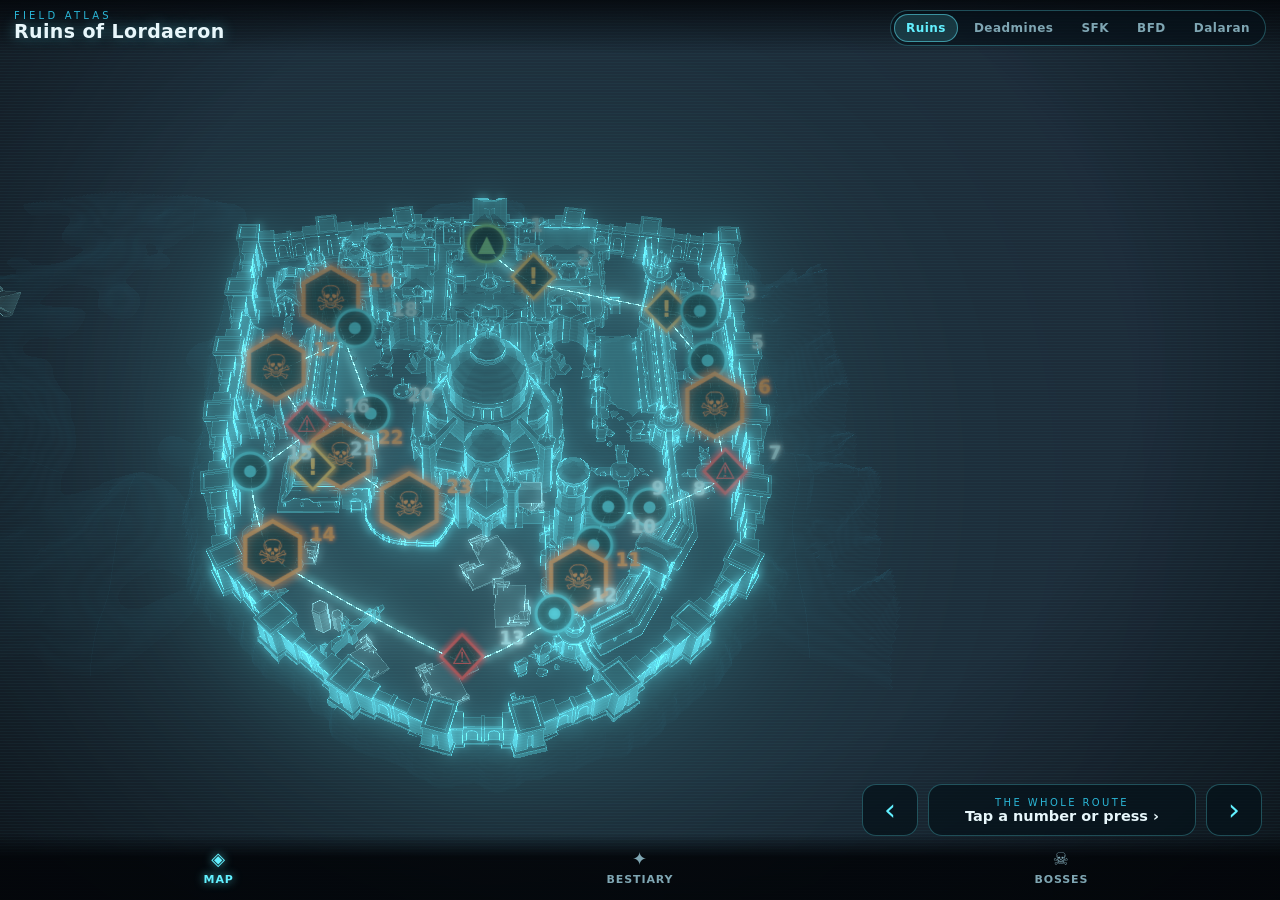
<file: index.html>
<!doctype html>
<html lang="en">
<head>
<meta charset="utf-8">
<meta name="viewport" content="width=device-width, initial-scale=1, viewport-fit=cover, user-scalable=no">
<meta name="robots" content="noindex, nofollow">
<meta name="theme-color" content="#04070c">
<meta name="apple-mobile-web-app-capable" content="yes">
<meta name="apple-mobile-web-app-status-bar-style" content="black-translucent">
<title>Ruins of Lordaeron · Atlas</title>
<link rel="stylesheet" href="style.css">
</head>
<body>
<canvas id="stage"></canvas>
<div id="scan"></div>

<header id="top">
  <div id="title"><span class="kicker">Field Atlas</span><span id="dname">Ruins of Lordaeron</span></div>
  <div id="parts" class="seg" role="tablist"></div>
  <nav id="dsel" class="seg hidden" aria-label="Dungeon"></nav>
</header>

<section id="v-map" class="view">
  <div id="stopcard" class="sheet hidden"></div>
  <nav id="walk">
    <button id="prev" aria-label="Previous stop">&#x2039;</button>
    <div id="walkmeta"><span id="stopn"></span><span id="stopname"></span></div>
    <button id="next" aria-label="Next stop">&#x203A;</button>
  </nav>
</section>

<section id="v-beasts" class="view hidden">
  <div id="grid"></div>
  <div id="beast" class="hidden">
    <button class="back" data-back="beasts">&#x2039; Bestiary</button>
    <div id="clipbar" class="seg"></div>
    <div id="beastcard" class="sheet"></div>
  </div>
</section>

<section id="v-bosses" class="view hidden">
  <div id="bosslist"></div>
  <div id="boss" class="hidden">
    <button class="back" data-back="bosses">&#x2039; Bosses</button>
    <div id="bosscard" class="sheet"></div>
  </div>
</section>

<nav id="tabs">
  <button data-view="map" class="on"><i>&#x25C8;</i>Map</button>
  <button data-view="beasts"><i>&#x2726;</i>Bestiary</button>
  <button data-view="bosses"><i>&#x2620;</i>Bosses</button>
</nav>
<div id="loading"><div class="ring"></div><span>Projecting</span></div>
<script type="module" src="app.js"></script>
</body>
</html>
</file>
<file: style.css>
:root{
  --bg:#03060a; --holo:#62f0ff; --holo2:#2bb6d6; --dim:#7fa6b3; --ink:#e8f7fb; --boss:#ffb54a; --danger:#ff5a5a;
  --quest:#ffe066; --glass:rgba(6,18,26,.78); --line:rgba(98,240,255,.28);
  --safe-b:env(safe-area-inset-bottom,0px); --safe-t:env(safe-area-inset-top,0px);
  --ff: -apple-system, system-ui, "SF Pro Text", "Segoe UI", Roboto, "Helvetica Neue", Arial, sans-serif; font-family: var(--ff);
}
*{box-sizing:border-box;-webkit-tap-highlight-color:transparent}
html,body{margin:0;height:100%;background:var(--bg);color:var(--ink);overflow:hidden;overscroll-behavior:none}
#stage{position:fixed;inset:0;width:100vw;height:100vh;display:block;touch-action:none}
#scan{position:fixed;inset:0;pointer-events:none;background:
  repeating-linear-gradient(0deg,rgba(98,240,255,.035) 0 1px,transparent 1px 3px),
  radial-gradient(ellipse at 50% 40%,transparent 55%,rgba(0,0,0,.55));z-index:1}
.hidden{display:none!important}
header#top{position:fixed;top:0;left:0;right:0;padding:calc(var(--safe-t) + 10px) 14px 8px;display:flex;justify-content:space-between;align-items:flex-start;z-index:5;pointer-events:none;
  background:linear-gradient(rgba(3,6,10,.85),transparent)}
#title{display:flex;flex-direction:column;line-height:1.1}
.kicker{font-size:10px;letter-spacing:.32em;text-transform:uppercase;color:var(--holo2)}
#dname{font-size:19px;font-weight:650;letter-spacing:.02em;text-shadow:0 0 14px rgba(98,240,255,.45)}
.seg{display:flex;gap:4px;pointer-events:auto;background:rgba(6,18,26,.6);border:1px solid var(--line);border-radius:999px;padding:3px}
.seg button{border:0;background:transparent;color:var(--dim);font:600 12px/1 var(--ff);padding:8px 12px;border-radius:999px;letter-spacing:.04em}
.seg button.on{background:rgba(98,240,255,.16);color:var(--holo);box-shadow:inset 0 0 0 1px rgba(98,240,255,.5)}
.view{position:fixed;inset:0;z-index:3;pointer-events:none}
.view > *{pointer-events:auto}
#tabs{position:fixed;left:0;right:0;bottom:0;z-index:6;display:flex;justify-content:space-around;
  padding:6px 8px calc(var(--safe-b) + 6px);background:linear-gradient(transparent,rgba(3,6,10,.92) 35%);}
#tabs button{flex:1;border:0;background:none;color:var(--dim);font:600 11px/1.2 var(--ff);letter-spacing:.08em;text-transform:uppercase;padding:8px 0;display:flex;flex-direction:column;align-items:center;gap:3px}
#tabs button i{font-style:normal;font-size:18px}
#tabs button.on{color:var(--holo);text-shadow:0 0 10px rgba(98,240,255,.7)}
.sheet{position:fixed;left:10px;right:10px;background:var(--glass);border:1px solid var(--line);border-radius:16px;
  backdrop-filter:blur(10px);-webkit-backdrop-filter:blur(10px);padding:14px 16px;box-shadow:0 0 30px rgba(98,240,255,.08), inset 0 0 22px rgba(98,240,255,.05)}
#stopcard{bottom:calc(var(--safe-b) + 128px);max-height:42vh;overflow:auto}
.sheet h2{margin:0 0 2px;font-size:18px;letter-spacing:.01em}
.sheet .tag{display:inline-block;font-size:10px;letter-spacing:.2em;text-transform:uppercase;color:var(--holo2);margin-bottom:6px}
.sheet .tag.boss{color:var(--boss)} .sheet .tag.quest{color:var(--quest)} .sheet .tag.hazard{color:var(--danger)}
.sheet p{margin:6px 0;font-size:14.5px;line-height:1.45;color:#d4eaf0}
.say{margin:8px 0 2px;padding:8px 10px;border-left:2px solid var(--boss);background:rgba(255,181,74,.08);border-radius:0 8px 8px 0;font-size:14px}
.say b{display:block;font-size:10px;letter-spacing:.2em;color:var(--boss);text-transform:uppercase;margin-bottom:2px}
.role{font-size:10px;letter-spacing:.2em;text-transform:uppercase;color:var(--holo);margin-top:8px}
.chips{display:flex;flex-wrap:wrap;gap:6px;margin-top:8px}
.chip{border:1px solid var(--line);background:rgba(98,240,255,.06);color:var(--ink);font:600 12.5px/1 var(--ff);padding:7px 10px;border-radius:999px}
.chip.boss{border-color:rgba(255,181,74,.6);color:var(--boss)}
#walk{position:fixed;left:10px;right:10px;bottom:calc(var(--safe-b) + 64px);display:flex;align-items:center;gap:10px}
#walk button{width:56px;height:52px;border-radius:14px;border:1px solid var(--line);background:var(--glass);color:var(--holo);font-size:30px;line-height:1}
#walk button:active{background:rgba(98,240,255,.2)}
#walkmeta{flex:1;display:flex;flex-direction:column;align-items:center;text-align:center;background:var(--glass);border:1px solid var(--line);border-radius:14px;padding:7px 8px;min-height:52px;justify-content:center}
#stopn{font-size:10px;letter-spacing:.24em;color:var(--holo2);text-transform:uppercase}
#stopname{font-size:14.5px;font-weight:600}
#grid{position:fixed;top:calc(var(--safe-t) + 64px);bottom:calc(var(--safe-b) + 62px);left:0;right:0;overflow:auto;padding:6px 10px 20px;
  display:grid;grid-template-columns:repeat(auto-fill,minmax(104px,1fr));gap:8px;background:rgba(3,6,10,.72)}
.gsec{grid-column:1/-1;font-size:10px;letter-spacing:.28em;text-transform:uppercase;color:var(--holo2);margin:10px 2px 0}
.cell{border:1px solid var(--line);border-radius:12px;background:radial-gradient(circle at 50% 35%,rgba(98,240,255,.14),rgba(6,18,26,.9) 70%);padding:4px 4px 8px;text-align:center;color:var(--ink)}
.cell img{width:100%;aspect-ratio:1;object-fit:contain;display:block;filter:drop-shadow(0 0 8px rgba(98,240,255,.35))}
.cell span{display:block;font-size:11.5px;font-weight:600;line-height:1.2;min-height:2.4em}
.cell{position:relative}
.cell .sk{position:absolute;top:5px;right:6px;font-style:normal;font-size:13px;line-height:1;letter-spacing:-1px;filter:drop-shadow(0 0 3px #000)}
.gnote{grid-column:1/-1;font-size:12.5px;color:var(--ink);opacity:.8;margin:0 2px}
.skull{margin:2px 0 8px;padding:8px 10px;border-left:2px solid var(--danger);background:rgba(255,90,90,.08);border-radius:0 8px 8px 0;font-size:14px}
.skull b{display:block;font-size:17px;letter-spacing:1px;margin-bottom:2px}
.cell.boss{border-color:rgba(255,181,74,.55)} .cell.boss span{color:var(--boss)}
.back{position:fixed;top:calc(var(--safe-t) + 62px);left:10px;border:1px solid var(--line);background:var(--glass);color:var(--holo);font:600 13px/1 var(--ff);padding:9px 12px;border-radius:999px;z-index:4}
#clipbar{position:fixed;top:calc(var(--safe-t) + 62px);right:10px}
#beastcard{bottom:calc(var(--safe-b) + 62px);max-height:44vh;overflow:auto}
.ab{display:flex;gap:10px;align-items:flex-start;margin-top:9px}
.ab img{width:34px;height:34px;border-radius:6px;border:1px solid rgba(98,240,255,.4);flex:none}
.ab div{font-size:13.5px;line-height:1.4;color:#d4eaf0}
.ab b{color:var(--ink)}
#bosslist{position:fixed;top:calc(var(--safe-t) + 64px);bottom:calc(var(--safe-b) + 62px);left:0;right:0;overflow:auto;padding:6px 10px 20px;background:rgba(3,6,10,.72)}
.brow{display:flex;align-items:center;gap:12px;width:100%;border:1px solid rgba(255,181,74,.35);border-radius:14px;background:rgba(6,18,26,.85);color:var(--ink);padding:6px 12px 6px 6px;margin-bottom:8px;text-align:left}
.brow img{width:62px;height:62px;object-fit:contain}
.brow .n{font-size:16px;font-weight:650;color:var(--boss)}
.brow .s{font-size:12.5px;color:var(--dim)}
.brow .o{margin-left:auto;font-size:22px;color:rgba(255,181,74,.6);font-weight:700}
#bosscard{bottom:calc(var(--safe-b) + 62px);max-height:44vh;overflow:auto}
ol.steps{margin:6px 0 0;padding:0;list-style:none;counter-reset:s}
ol.steps li{counter-increment:s;position:relative;padding:8px 8px 8px 38px;margin:4px 0;border-radius:10px;font-size:14px;line-height:1.4;color:#d4eaf0;border:1px solid transparent}
ol.steps li::before{content:counter(s);position:absolute;left:8px;top:7px;width:22px;height:22px;border-radius:50%;border:1px solid var(--boss);color:var(--boss);font-size:12px;font-weight:700;display:flex;align-items:center;justify-content:center}
ol.steps li.on{border-color:rgba(255,181,74,.45);background:rgba(255,181,74,.07)}
.loot{margin-top:10px;font-size:13px;color:var(--dim)}
.loot li{margin:3px 0}
.loot .mine{color:var(--boss);font-weight:650}
.loot .mine::after{content:"  \2726 yours";font-size:10px;letter-spacing:.14em}
.legend{display:flex;gap:12px;flex-wrap:wrap;font-size:11.5px;color:var(--dim);margin-top:6px}
.legend i{display:inline-block;width:10px;height:10px;border-radius:50%;margin-right:5px;vertical-align:-1px}
#loading{position:fixed;inset:0;z-index:9;display:flex;flex-direction:column;align-items:center;justify-content:center;gap:14px;background:var(--bg);color:var(--holo);letter-spacing:.3em;font-size:11px;text-transform:uppercase;transition:opacity .5s}
#loading .ring{width:54px;height:54px;border-radius:50%;border:2px solid rgba(98,240,255,.15);border-top-color:var(--holo);animation:spin 1s linear infinite;box-shadow:0 0 18px rgba(98,240,255,.4)}
@keyframes spin{to{transform:rotate(360deg)}}
@media (min-width:900px){
  .sheet{left:auto;right:18px;width:400px}
  #walk{left:auto;right:18px;width:400px}
  #grid,#bosslist{left:auto;right:0;width:460px}
  #beastcard,#bosscard{max-height:70vh}
}
button{font-family:var(--ff)}
header#top{gap:10px}
#title{flex:0 1 auto;min-width:0}
#dsel{flex:0 1 auto;max-width:62%;min-width:0;overflow-x:auto;scrollbar-width:none;-webkit-overflow-scrolling:touch}
#dsel::-webkit-scrollbar{display:none}
#dsel a{flex:none;white-space:nowrap;color:var(--dim);font:600 12px/1 var(--ff);padding:8px 12px;border-radius:999px;letter-spacing:.04em;text-decoration:none}
#dsel a.on{background:rgba(98,240,255,.16);color:var(--holo);box-shadow:inset 0 0 0 1px rgba(98,240,255,.5)}
body.solo #grid{bottom:0;padding-bottom:calc(var(--safe-b) + 20px)}
body.solo #beastcard{bottom:calc(var(--safe-b) + 12px)}
@media (min-width:900px){
  body.solo #grid{left:0;right:0;width:auto;padding:6px 18px 20px;grid-template-columns:repeat(auto-fill,minmax(132px,1fr));align-content:start}
}
@media (max-width:640px){#dsel a{padding:8px 9px}}
.gsec.needhead{color:var(--boss);margin-top:4px}
.gnote.top{margin-top:8px}
.needs{grid-column:1/-1;display:grid;grid-template-columns:repeat(auto-fill,minmax(250px,1fr));gap:5px}
.need{display:flex;align-items:center;gap:10px;text-align:left;border:1px solid rgba(255,181,74,.4);border-radius:10px;background:rgba(255,181,74,.07);padding:4px 10px 4px 5px;color:var(--ink);min-height:40px}
.need:disabled{opacity:1}
.need img{width:30px;height:30px;border-radius:6px;border:1px solid rgba(0,0,0,.6);flex:none}
.need b{display:block;font-size:13.5px;font-weight:650;color:#6fb1ff;line-height:1.2}
.need span{display:block;font-size:11.5px;color:var(--dim);line-height:1.25;margin-top:1px}
.needline{display:flex;align-items:center;gap:10px;margin:2px 0 8px;padding:6px 10px 6px 6px;border-left:2px solid var(--boss);background:rgba(255,181,74,.08);border-radius:0 8px 8px 0;font-size:14px}
.needline img{width:30px;height:30px;border-radius:6px;flex:none}
.needline b{display:block;font-size:10px;letter-spacing:.2em;color:var(--boss);text-transform:uppercase}
.packs{font-size:14px;color:var(--ink);opacity:.85;margin:2px 0 8px}
</file>
